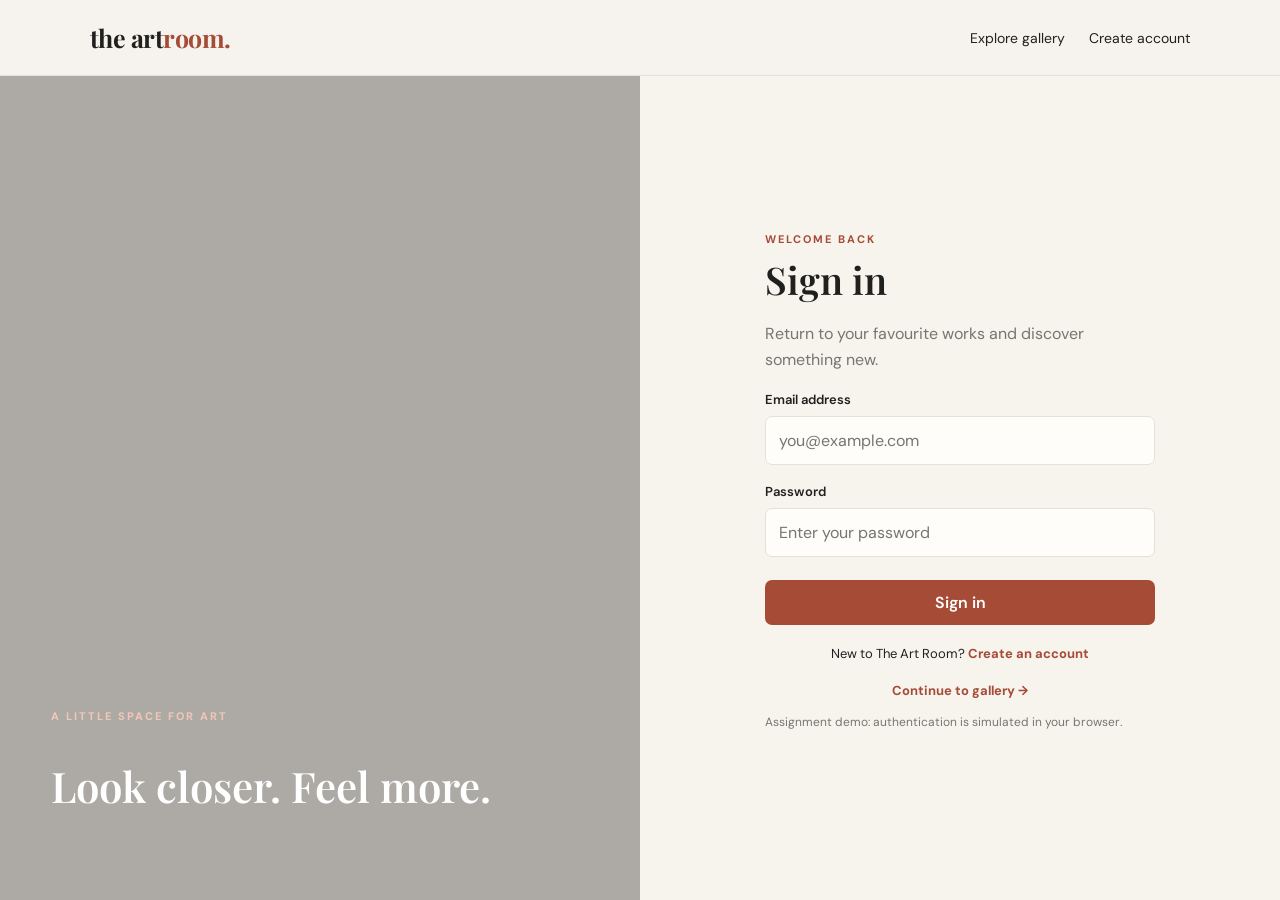
<file: index.html>
<!doctype html>
<html lang="en"><head><meta charset="utf-8"><meta name="viewport" content="width=device-width, initial-scale=1"><title>Login | The Art Room</title><link rel="stylesheet" href="style.css"><script defer src="app.js"></script></head><body><nav class="nav"><a class="brand" href="gallery.html">the art<span>room.</span></a><div class="navlinks"><a href="gallery.html">Explore gallery</a><a href="signup.html">Create account</a></div></nav><main class="auth-shell"><section class="auth-art"><div><div class="eyebrow" style="color:#f3c7b8">A little space for art</div><h2>Look closer. Feel more.</h2></div></section><section class="auth-panel"><form class="auth-form" id="auth-form" data-mode="login"><div class="eyebrow">Welcome back</div><h1>Sign in</h1><p>Return to your favourite works and discover something new.</p><div class="field"><label for="email">Email address</label><input id="email" type="email" placeholder="you@example.com" required></div><div class="field"><label for="password">Password</label><input id="password" type="password" placeholder="Enter your password" required></div><button type="submit">Sign in</button><p id="form-message" class="notice" aria-live="polite"></p><div class="auth-switch">New to The Art Room? <a href="signup.html">Create an account</a></div><div class="auth-switch"><a href="gallery.html">Continue to gallery →</a></div><p class="notice">Assignment demo: authentication is simulated in your browser.</p></form></section></main></body></html>
</file>
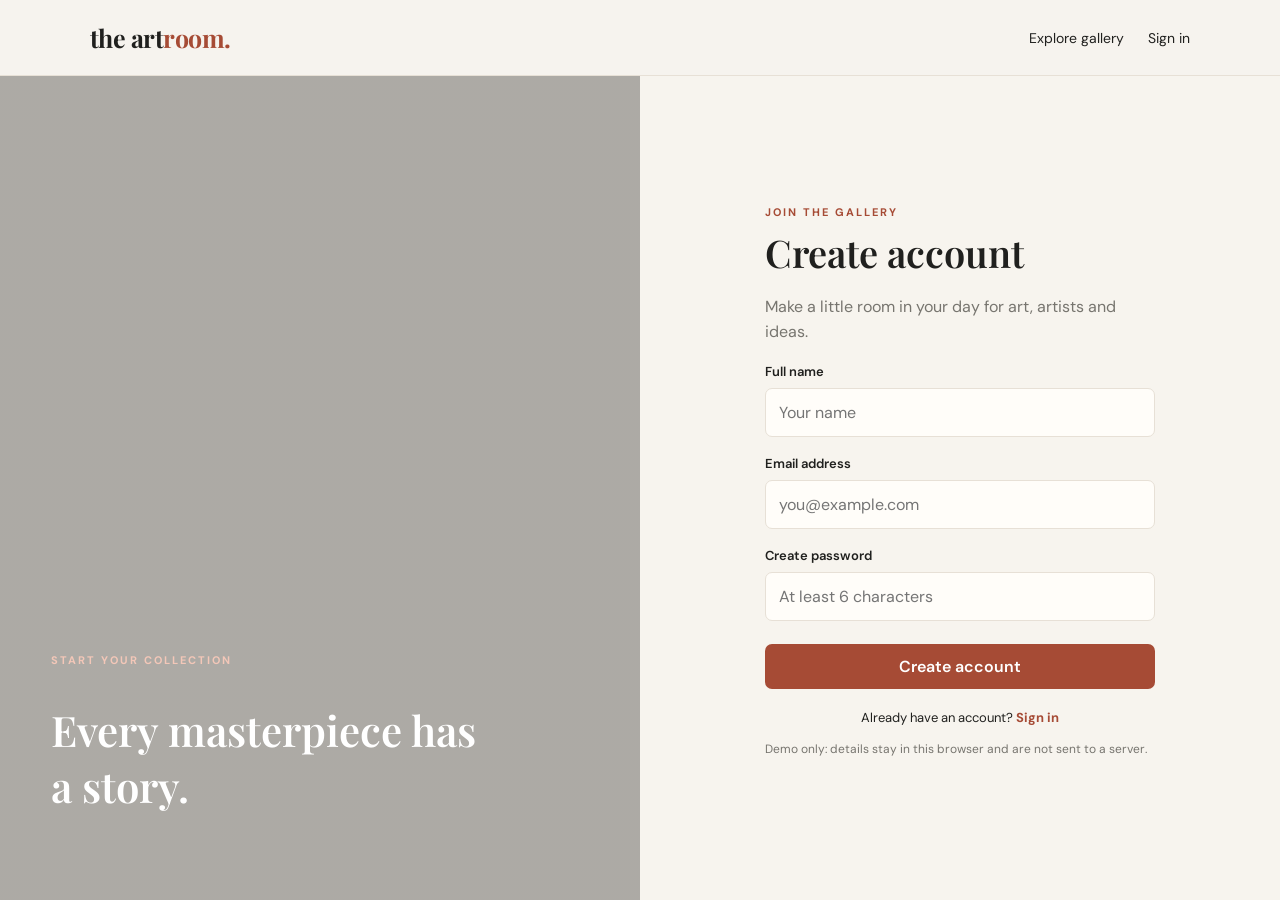
<file: signup.html>
<!doctype html>
<html lang="en"><head><meta charset="utf-8"><meta name="viewport" content="width=device-width, initial-scale=1"><title>Sign Up | The Art Room</title><link rel="stylesheet" href="style.css"><script defer src="app.js"></script></head><body><nav class="nav"><a class="brand" href="gallery.html">the art<span>room.</span></a><div class="navlinks"><a href="gallery.html">Explore gallery</a><a href="index.html">Sign in</a></div></nav><main class="auth-shell"><section class="auth-art"><div><div class="eyebrow" style="color:#f3c7b8">Start your collection</div><h2>Every masterpiece has a story.</h2></div></section><section class="auth-panel"><form class="auth-form" id="auth-form" data-mode="signup"><div class="eyebrow">Join the gallery</div><h1>Create account</h1><p>Make a little room in your day for art, artists and ideas.</p><div class="field"><label for="name">Full name</label><input id="name" type="text" placeholder="Your name" required></div><div class="field"><label for="email">Email address</label><input id="email" type="email" placeholder="you@example.com" required></div><div class="field"><label for="password">Create password</label><input id="password" type="password" minlength="6" placeholder="At least 6 characters" required></div><button type="submit">Create account</button><p id="form-message" class="notice" aria-live="polite"></p><div class="auth-switch">Already have an account? <a href="index.html">Sign in</a></div><p class="notice">Demo only: details stay in this browser and are not sent to a server.</p></form></section></main></body></html>
</file>
<file: style.css>
@import url('https://fonts.googleapis.com/css2?family=DM+Sans:wght@400;500;600;700&family=Playfair+Display:wght@500;600;700&display=swap');
:root{--ink:#20201e;--muted:#77756f;--paper:#f7f4ee;--card:#fffdf9;--accent:#a64b35;--line:#e7e0d6}
*{box-sizing:border-box}body{margin:0;background:var(--paper);color:var(--ink);font-family:'DM Sans',sans-serif}a{color:inherit;text-decoration:none}button,.button{border:0;background:var(--accent);color:white;padding:12px 18px;border-radius:7px;font:inherit;font-weight:600;cursor:pointer;display:inline-block}.button.secondary{background:transparent;color:var(--ink);border:1px solid var(--line)}.nav{height:76px;padding:0 7%;display:flex;align-items:center;justify-content:space-between;border-bottom:1px solid var(--line);background:rgba(247,244,238,.94)}.brand{font-family:'Playfair Display',serif;font-size:25px;font-weight:700;letter-spacing:-.5px}.brand span{color:var(--accent)}.navlinks{display:flex;gap:24px;align-items:center;font-size:14px}.navlinks a:hover{color:var(--accent)}.wrap{width:min(1120px,88%);margin:auto}.eyebrow{text-transform:uppercase;letter-spacing:2px;color:var(--accent);font-size:11px;font-weight:700}.hero{padding:72px 0 58px;display:grid;grid-template-columns:1.05fr .95fr;gap:52px;align-items:center}.hero h1{font:600 clamp(42px,5vw,68px)/1.04 'Playfair Display',serif;letter-spacing:-1.5px;margin:15px 0 20px}.hero p,.intro{color:var(--muted);line-height:1.8;max-width:560px}.hero-img{width:100%;height:420px;object-fit:cover;border-radius:12px;box-shadow:0 18px 45px #2a21171c}.section-head{display:flex;justify-content:space-between;align-items:end;margin:24px 0}.section-head h2,.page-title{font:600 36px 'Playfair Display',serif;margin:8px 0}.grid{display:grid;grid-template-columns:repeat(3,1fr);gap:24px;padding-bottom:70px}.art-card{background:var(--card);border:1px solid var(--line);border-radius:10px;overflow:hidden;transition:transform .2s,box-shadow .2s}.art-card:hover{transform:translateY(-4px);box-shadow:0 12px 30px #2a211710}.art-card img{width:100%;height:245px;object-fit:cover;display:block;background:#e8e1d7}.art-card .card-body{padding:18px}.art-card h3{font:600 22px 'Playfair Display',serif;margin:4px 0 6px}.artist{font-size:13px;color:var(--muted)}.card-foot{display:flex;justify-content:space-between;align-items:center;margin-top:18px;font-size:13px}.arrow{color:var(--accent);font-weight:700}.page-top{padding:48px 0 25px}.filterbar{display:flex;gap:10px;flex-wrap:wrap;margin:24px 0}.chip{border:1px solid var(--line);border-radius:30px;padding:8px 13px;font-size:13px;color:var(--muted)}.detail{display:grid;grid-template-columns:1fr 1fr;gap:54px;padding:38px 0 65px;align-items:start}.detail img{width:100%;max-height:600px;object-fit:contain;background:#e9e3da;border-radius:10px}.detail h1{font:600 clamp(36px,4vw,52px)/1.08 'Playfair Display',serif;margin:12px 0}.detail .artist{font-size:15px;margin-bottom:24px}.detail p{line-height:1.85;color:#66635d}.facts{border-top:1px solid var(--line);border-bottom:1px solid var(--line);padding:15px 0;margin:24px 0;display:grid;grid-template-columns:1fr 1fr;gap:15px}.facts small{display:block;color:var(--muted);margin-bottom:5px}.related-title{font:600 30px 'Playfair Display',serif;margin:30px 0 20px}.auth-shell{min-height:calc(100vh - 76px);display:grid;grid-template-columns:1fr 1fr}.auth-art{background:linear-gradient(#18161355,#18161355),url('https://commons.wikimedia.org/wiki/Special:FilePath/The_Starry_Night.JPG') center/cover;display:flex;align-items:end;padding:8%;color:white}.auth-art h2{font:600 42px 'Playfair Display',serif;max-width:440px}.auth-panel{display:flex;align-items:center;justify-content:center;padding:40px}.auth-form{width:min(390px,100%)}.auth-form h1{font:600 38px 'Playfair Display',serif;margin:8px 0}.auth-form p{color:var(--muted);line-height:1.6}.field{margin:18px 0}.field label{display:block;font-size:13px;font-weight:600;margin-bottom:8px}.field input{width:100%;padding:13px;border:1px solid var(--line);border-radius:7px;background:#fffdf9;font:inherit}.auth-form button{width:100%;margin-top:5px}.auth-switch{text-align:center;font-size:13px;margin-top:20px}.auth-switch a{color:var(--accent);font-weight:700}.notice{font-size:12px;color:var(--muted);margin-top:14px}.footer{border-top:1px solid var(--line);padding:25px 0;color:var(--muted);font-size:12px;display:flex;justify-content:space-between}.empty{display:none;padding:25px;color:var(--muted)}@media(max-width:760px){.nav{padding:0 5%;height:auto;min-height:70px;gap:15px}.navlinks{gap:12px;font-size:12px}.hero,.detail,.auth-shell{grid-template-columns:1fr}.hero{padding-top:42px;gap:28px}.hero-img{height:300px}.grid{grid-template-columns:repeat(2,1fr);gap:14px}.art-card img{height:180px}.auth-art{min-height:240px}.auth-art h2{font-size:30px}.auth-panel{padding:35px 7%}}@media(max-width:480px){.grid{grid-template-columns:1fr}.navlinks a:nth-child(2){display:none}.section-head h2,.page-title{font-size:29px}.footer{gap:10px;flex-direction:column}}
</file>
